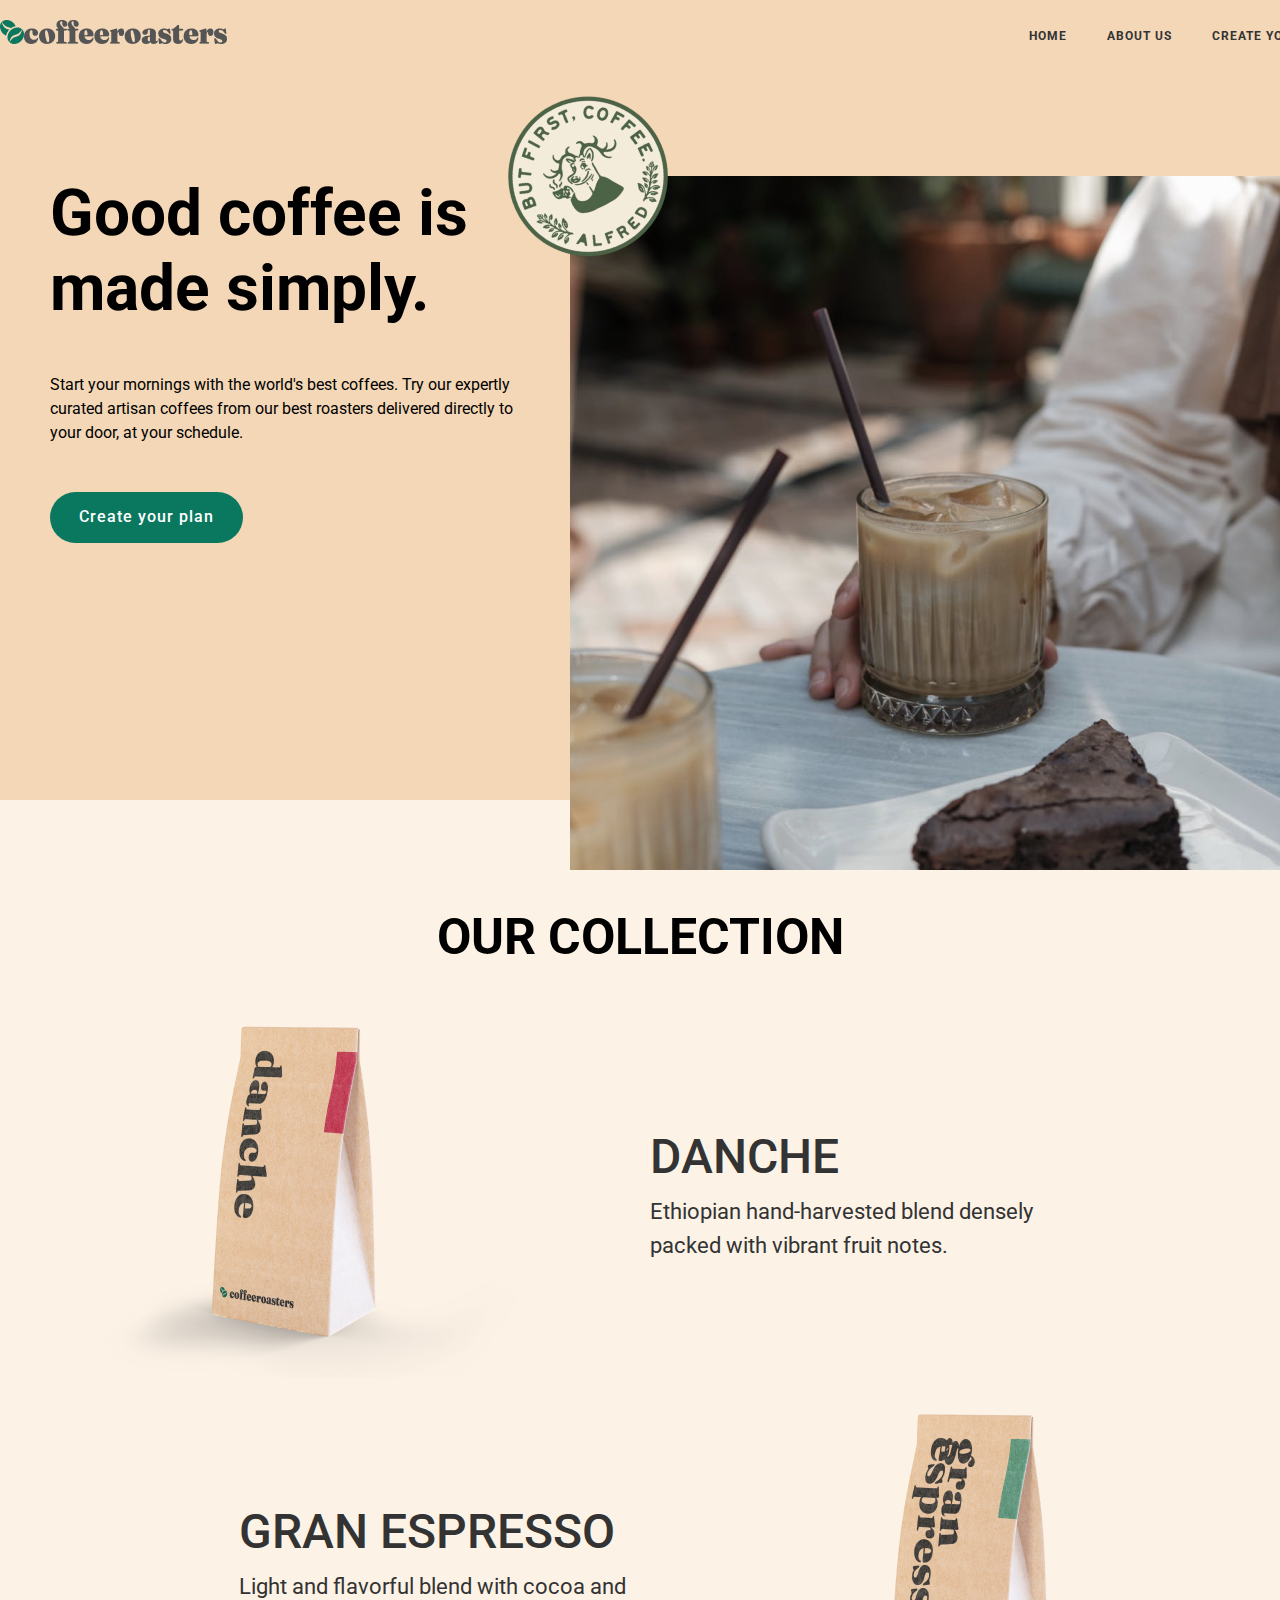
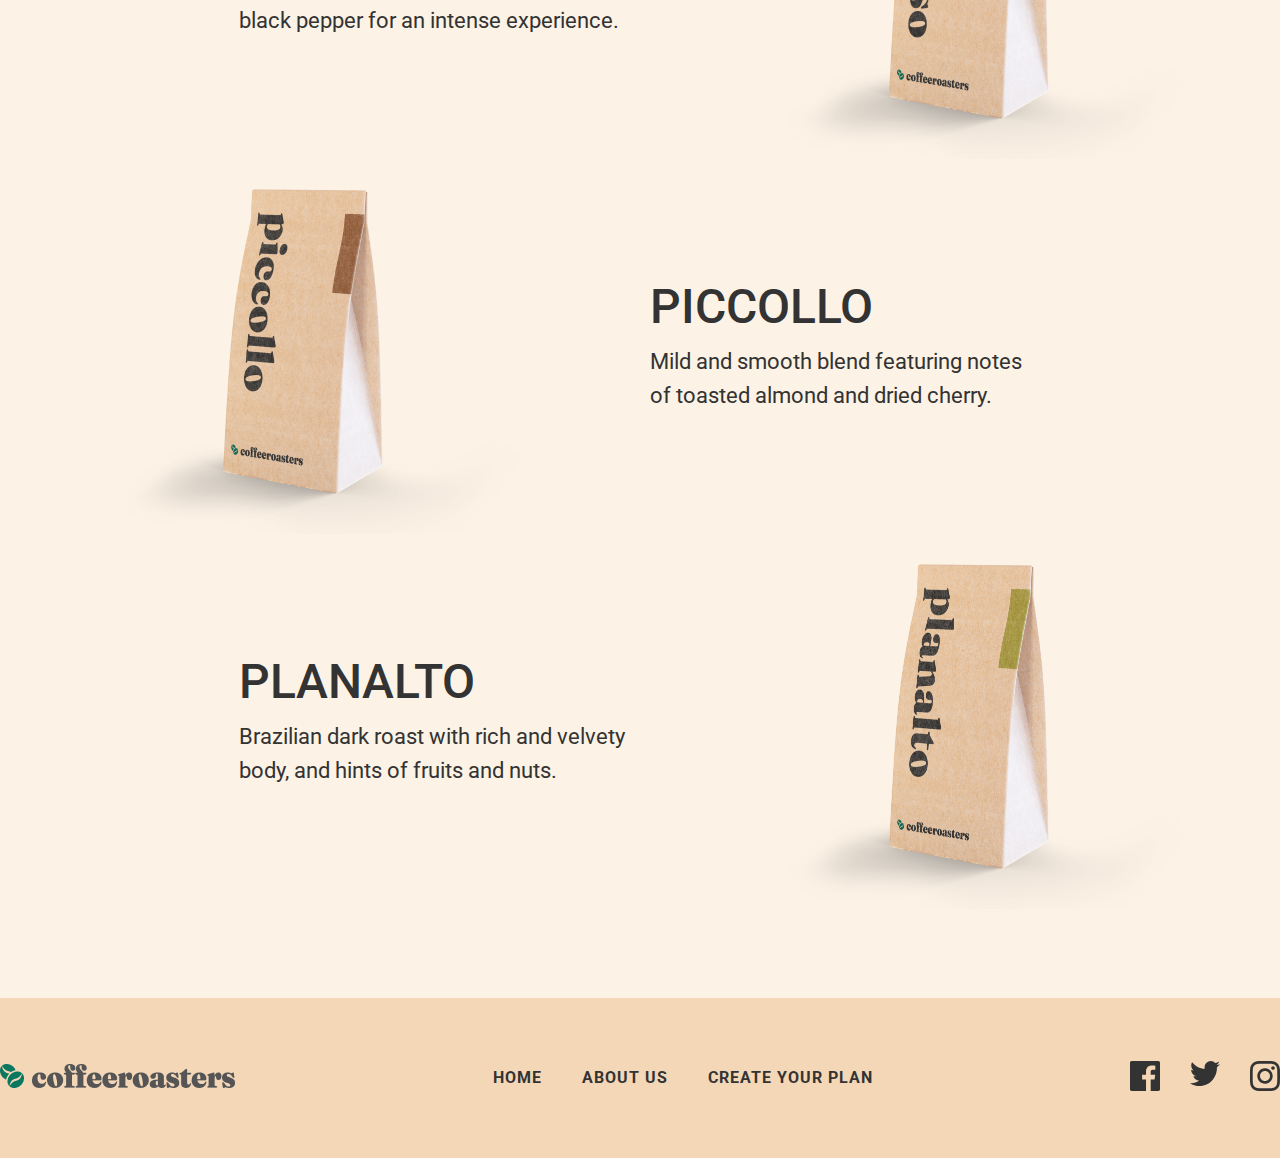
<file: index.html>
<!DOCTYPE html>
<html lang="en">

<head>
    <meta charset="UTF-8">
    <meta name="viewport" content="width=device-width, initial-scale=1.0">
    <title>Document</title>
    <link rel="stylesheet" href="./style.css">
    <link rel="preconnect" href="https://fonts.googleapis.com">
    <link rel="preconnect" href="https://fonts.gstatic.com" crossorigin>
    <link
        href="https://fonts.googleapis.com/css2?family=Roboto:ital,wght@0,100;0,300;0,400;0,500;0,700;0,900;1,100;1,300;1,400;1,500;1,700;1,900&display=swap"
        rel="stylesheet">
</head>

<body>
    <header>
        <nav class="container nav1">
            <a href=""><img src="./logo1.png" alt="logo"></a>
            <ul>
                <li><a class="nav1-ul-li-a" href="">HOME</a></li>
                <li><a class="nav1-ul-li-a" href="./about.html">ABOUT US</a></li>
                <li><a class="nav1-ul-li-a" href="">CREATE YOUR PLAN</a></li>
            </ul>
        </nav>
    </header>
    <main>
        <section class="hero">
            <div class="container hero-div">
                <div class="section1-text">
                    <h1>Good coffee is made simply.</h1>
                    <p>Start your mornings with the world's best coffees. Try our expertly curated artisan coffees from
                        our best roasters delivered directly to your door, at your schedule.</p>
                    <button>Create your plan</button>
                </div>
                <div class="section1-img">
                    <img class="section1-img1" src="./coffee.png" alt="coffee">
                    <img class="section1-img2" src="./spin.png" alt="Alfred">
                </div>
            </div>
        </section>
        <section class="collection">
            <div class="container collection-div">
                <h2>our collection</h2>
                <div class="coffeetypes">
                    <div class="package">
                        <img src="./Danche.png" alt="Danche">
                        <div style="margin-right: 157.44px;" class="type">
                            <h3>Danche</h3>
                            <p>Ethiopian hand-harvested blend densely packed with vibrant fruit notes.</p>
                        </div>
                    </div>
                    <div class="package">
                        <div style="margin-left: 157.44px;" class="type">
                            <h3>Gran Espresso</h3>
                            <p>Light and flavorful blend with cocoa and black pepper for an intense experience.</p>
                        </div>
                        <img src="./Gran Espresso.png" alt="Gran Espresso">
                    </div>
                    <div class="package">
                        <img src="./Piccollo.png" alt="Piccollo">
                        <div style="margin-right: 157.44px;" class="type">
                            <h3>Piccollo</h3>
                            <p>Mild and smooth blend featuring notes of toasted almond and dried cherry.</p>
                        </div>
                    </div>
                    <div class="package">
                        <div style="margin-left: 157.44px;" class="type">
                            <h3>Planalto</h3>
                            <p>Brazilian dark roast with rich and velvety body, and hints of fruits and nuts.</p>
                        </div>
                        <img src="./Planalto.png" alt="Planalto">
                    </div>
                </div>
            </div>
        </section>
    </main>
    <footer>
        <div class="container footer">
            <a href=""><img src="./logo2.png" alt="logo2"></a>
            <ul class="footer-ul1">
                <li><a class="footer-ul1-li-a" href="">HOME</a></li>
                <li><a class="footer-ul1-li-a" href="">ABOUT US</a></li>
                <li><a class="footer-ul1-li-a" href="">Create your plan</a></li>
            </ul>
            <ul class="footer-ul2">
                <li><a target="_blank" href="https://www.facebook.com/"><img src="./facebook.svg" alt="facebook"></a></li>
                <li><a target="_blank" href="https://x.com/"><img src="./twitter.svg" alt="twitter"></a></li>
                <li><a target="_blank" href="https://www.instagram.com/"><img src="./instagram.svg" alt="instagram"></a></li>
            </ul>
        </div>
    </footer>
</body>

</html>
</file>
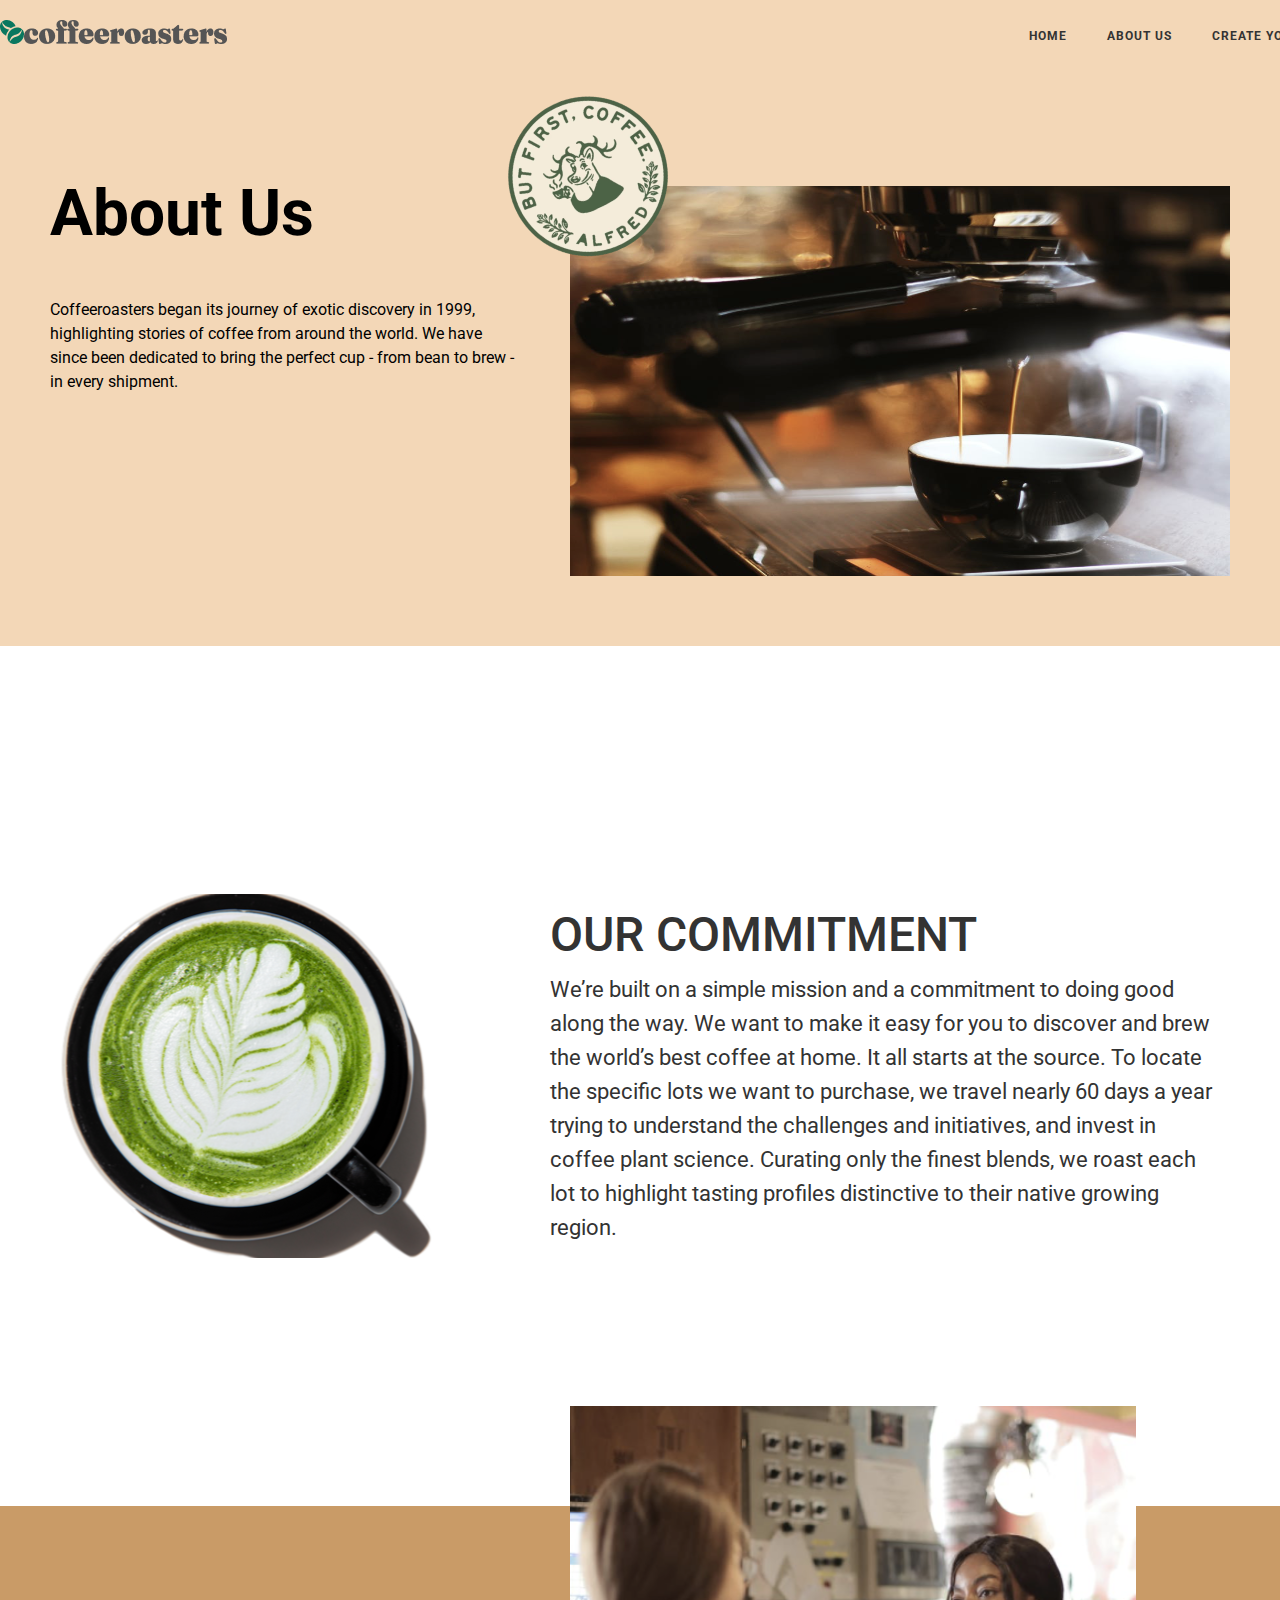
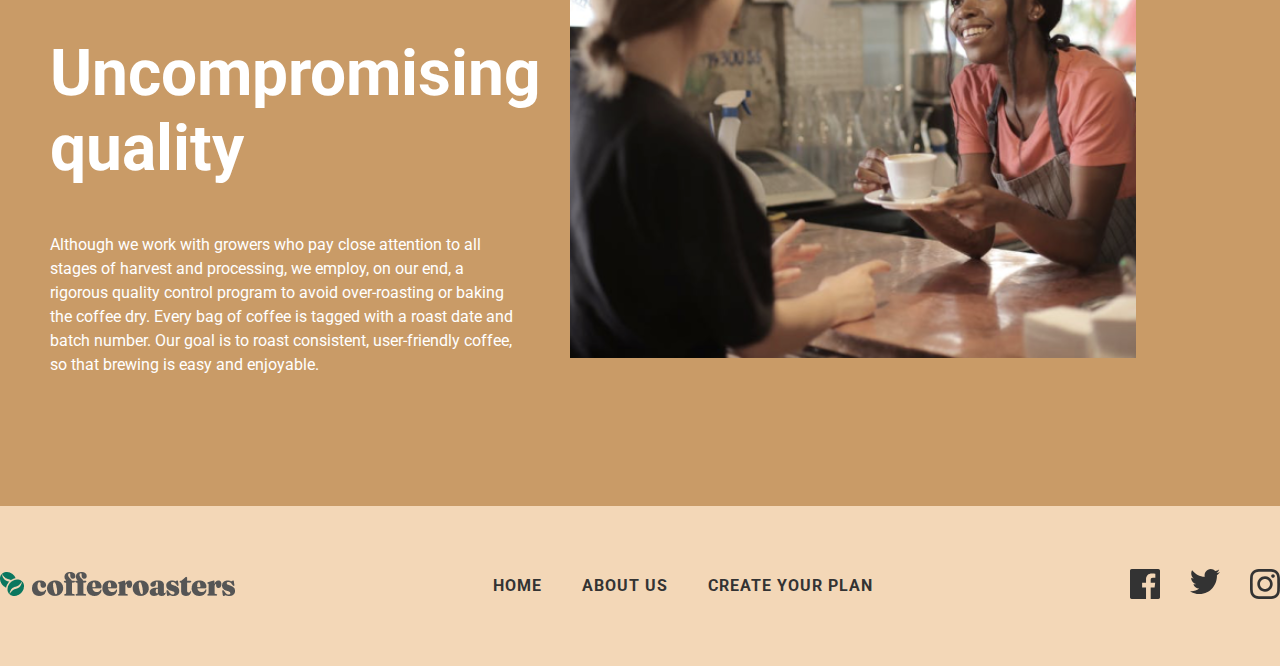
<file: about.html>
<!DOCTYPE html>
<html lang="en">

<head>
    <meta charset="UTF-8">
    <meta name="viewport" content="width=device-width, initial-scale=1.0">
    <title>about us page</title>
    <link rel="stylesheet" href="aboutus.css">
    <link rel="stylesheet" href="style.css">
    <link rel="preconnect" href="https://fonts.googleapis.com">
    <link rel="preconnect" href="https://fonts.gstatic.com" crossorigin>
    <link
        href="https://fonts.googleapis.com/css2?family=Roboto:ital,wght@0,100;0,300;0,400;0,500;0,700;0,900;1,100;1,300;1,400;1,500;1,700;1,900&display=swap"
        rel="stylesheet">
</head>

<body>
    <header>
        <nav class="container nav1">
            <a href=""><img src="./logo1.png" alt="logo"></a>
            <ul>
                <li><a class="nav1-ul-li-a" href="">HOME</a></li>
                <li><a class="nav1-ul-li-a" href="./about.html">ABOUT US</a></li>
                <li><a class="nav1-ul-li-a" href="">CREATE YOUR PLAN</a></li>
            </ul>
        </nav>
    </header>
    <main>
        <section class=" hero2 ">
            <div class="about-sec-one container">
                <div class="container hero-div">
                    <div class="section1-text">
                        <h1>About Us</h1>
                        <p>Coffeeroasters began its journey of exotic discovery in 1999, highlighting stories of coffee
                            from around the world. We have since been dedicated to bring the perfect cup - from bean to
                            brew - in every shipment.</p>
                    </div>
                    <div class="section1-img">
                        <img class="section1-img1" src="./coffee.svg" alt="coffee">
                        <img class="section1-img2" src="./spin.png" alt="Alfred">
                    </div>
                </div>
            </div>
        </section>
        <section class="container">
            <div class="package1">
                <img src="./cup.svg" alt="cup">
                <div class="type">
                    <h3>Our commitment</h3>
                    <p>We’re built on a simple mission and a commitment to doing good along the way. We want to make it
                        easy for you to discover and brew the world’s best coffee at home. It all starts at the source.
                        To locate the specific lots we want to purchase, we travel nearly 60 days a year trying to
                        understand the challenges and initiatives, and invest in coffee plant science. Curating only the
                        finest blends, we roast each lot to highlight tasting profiles distinctive to their native
                        growing region.</p>
                </div>
            </div>
        </section>
        <section class=" hero3 ">
            <div class="about-sec-one container">
                <div class="container hero-div">
                    <div class="section2-text">
                        <h1>Uncompromising quality</h1>
                        <p>Although we work with growers who pay close attention to all stages of harvest and
                            processing, we employ, on our end, a rigorous quality control program to avoid over-roasting
                            or baking the coffee dry. Every bag of coffee is tagged with a roast date and batch number.
                            Our goal is to roast consistent, user-friendly coffee, so that brewing is easy and
                            enjoyable.</p>
                    </div>
                    <div class="section1-img">
                        <img class="section2-img1" src="./american.svg" alt="girls">
                    </div>
                </div>
            </div>
        </section>
    </main>
    <footer>
        <div class="container footer">
            <a href=""><img src="./logo2.png" alt="logo2"></a>
            <ul class="footer-ul1">
                <li><a class="footer-ul1-li-a" href="">HOME</a></li>
                <li><a class="footer-ul1-li-a" href="">ABOUT US</a></li>
                <li><a class="footer-ul1-li-a" href="">Create your plan</a></li>
            </ul>
            <ul class="footer-ul2">
                <li><a target="_blank" href="https://www.facebook.com/"><img src="./facebook.svg" alt="facebook"></a>
                </li>
                <li><a target="_blank" href="https://x.com/"><img src="./twitter.svg" alt="twitter"></a></li>
                <li><a target="_blank" href="https://www.instagram.com/"><img src="./instagram.svg" alt="instagram"></a>
                </li>
            </ul>
        </div>
    </footer>
</body>

</html>
</file>
<file: style.css>
* {
    margin: 0;
    padding: 0;
    box-sizing: border-box;
    font-family: "Roboto", sans-serif;
}

.container {
    max-width: 1440px;
    margin: 0 auto;
}

ul {
    display: flex;
    list-style: none;
}

a {
    text-decoration: none;
}

header {
    background-color: #F3D7B7;
    padding-top: 22px;
}

.nav1 {
    width: 1340px;
    height: 24px;
    display: flex;
    align-items: center;
    justify-content: space-between;
}

.nav1 ul {
    gap: 40px;
}

.nav1-ul-li-a {
    color: #333333;
    font-size: 12px;
    font-weight: 700;
    line-height: 14.06px;
    letter-spacing: 1px;
}

.hero {
    padding-top: 130px;
    height: 754px;
    background-color: #F3D7B7;
}

.hero-div {
    display: flex;
    justify-content: space-between;
}

.section1-text {
    display: flex;
    flex-direction: column;
    width: 464px;
    height: 367px;
    gap: 47px;
    margin-left: 50px;
}

.section1-text h1 {
    color: #000000;
    font-size: 64px;
    font-weight: 700;
    line-height: 75px;
}

.section1-text p {
    color: #000000;
    font-size: 16px;
    font-weight: 400;
    line-height: 24px;
}

.section1-text button {
    width: 193px;
    height: 51px;
    border-radius: 100px;
    border: none;
    background-color: #0A775F;
    color: #FFFFFF;
    font-size: 16px;
    font-weight: 500;
    line-height: 18.75px;
    letter-spacing: 1px;
}

.section1-img {
    position: relative;
    width: 710px;
    height: 624px;
}

.section1-img1 {
    position: absolute;
    bottom: -70px;
}

.section1-img2 {
    position: absolute;
    top: -106px;
    left: -88px;
    animation-name: coffee-spin;
    animation-duration: 5s;
    animation-iteration-count: infinite;
    animation-timing-function: linear;
}

@keyframes coffee-spin {
    0% {
        transform: rotate(0deg);
    }

    100% {
        transform: rotate(-360deg);
    }
}

.collection {
    background-color: #fcf2e6;
    height: 1798px;
    padding: 108px 163.45px 89px;
}

.collection-div {
    display: flex;
    flex-direction: column;
    align-items: center;
}

.collection-div h2 {
    text-transform: uppercase;
    color: #000000;
    font-size: 50px;
    font-weight: 700;
    line-height: 58.59px;
    text-align: center;
}

.coffeetypes {
    display: flex;
    flex-direction: column;
    align-items: center;
    width: 1117.09px;
    height: 1500px;
    margin-top: 42px;
}

.package {
    width: 1117.09px;
    height: 375px;
    display: flex;
    align-items: center;
    gap: 117.32px;
}

.package img {
    transition: 1s;
    width: 451.25px;
    height: 375px;
}

.package img:hover {
    transform: scale(1.2);
}

.type {
    display: flex;
    flex-direction: column;
    gap: 10px;
}

.type h3 {
    text-transform: uppercase;
    color: #333333;
    font-size: 48px;
    font-weight: 500;
    line-height: 56.25px;
}

.type p {
    color: #333333;
    font-size: 22px;
    font-weight: 400;
    line-height: 34px;
}

footer {
    height: 160px;
    background-color: #F3D7B7;
    display: flex;
    align-items: center;
    justify-content: center;
}

.footer {
    display: flex;
    align-items: center;
    justify-content: space-between;
    width: 1348px;
    height: 30px;
}

.footer-ul1{
    align-items: center;
    gap: 40px;
}

.footer-ul1-li-a {
    text-transform: uppercase;
    color: #333333;
    font-size: 16px;
    font-weight: 700;
    line-height: 18.75px;
    letter-spacing: 1px;
}

.footer-ul2{
    gap: 30px;
}
</file>
<file: aboutus.css>
* {
    margin: 0;
    padding: 0;
    box-sizing: border-box;
    font-family: "Roboto", sans-serif;
}

.container {
    max-width: 1440px;
    margin: 0 auto;
}

ul {
    display: flex;
    list-style: none;
}

a {
    text-decoration: none;
}

header {
    background-color: #F3D7B7;
    padding-top: 22px;
}


.nav1 {
    width: 1340px;
    height: 24px;
    display: flex;
    align-items: center;
    justify-content: space-between;
}

.nav1 ul {
    gap: 40px;
}

.nav1-ul-li-a {
    color: #333333;
    font-size: 12px;
    font-weight: 700;
    line-height: 14.06px;
    letter-spacing: 1px;
}

.hero2 {
    padding-top: 130px;
    background-color: #F3D7B7;
    height: 600px;

}

.hero-div {
    display: flex;
    justify-content: space-between;
}

.section1-text {
    display: flex;
    flex-direction: column;
    width: 464px;
    height: 367px;
    gap: 47px;
    margin-left: 50px;
}

.section1-text h1 {
    color: #000000;
    font-size: 64px;
    font-weight: 700;
    line-height: 75px;
}

.section1-text p {
    color: #000000;
    font-size: 16px;
    font-weight: 400;
    line-height: 24px;
}

.section1-text button {
    width: 193px;
    height: 51px;
    border-radius: 100px;
    border: none;
    background-color: #0A775F;
    color: #FFFFFF;
    font-size: 16px;
    font-weight: 500;
    line-height: 18.75px;
    letter-spacing: 1px;
}

.section1-img {
    position: relative;
    width: 710px;
    height: 624px;
}

.section1-img1 {
    position: absolute;
    top: 10px;
}

.section1-img2 {
    position: absolute;
    top: -106px;
    left: -88px;
    animation-name: coffee-spin;
    animation-duration: 5s;
    animation-iteration-count: infinite;
    animation-timing-function: linear;
}

@keyframes coffee-spin {
    0% {
        transform: rotate(0deg);
    }

    100% {
        transform: rotate(-360deg);
    }
}

.package1 {
    margin: 60px;
    height: 740px;
    display: flex;
    justify-content: space-between;
    align-items: center;
    gap: 117.32px;
}
.package1 img:hover {
    transform: scale(1.2);
}

.type {
    display: flex;
    flex-direction: column;
    gap: 20px;
}
.hero3 {
    padding-top: 130px;
    background-color: #C99B67;
    height: 600px;

}
.section2-img1 {
    position: absolute;
    top: -230px;
}
.section2-text {
    display: flex;
    flex-direction: column;
    width: 464px;
    height: 367px;
    gap: 47px;
    margin-left: 50px;
}

.section2-text h1 {
    color: white;
    font-size: 64px;
    font-weight: 700;
    line-height: 75px;
}

.section2-text p {
    color: white;
    font-size: 16px;
    font-weight: 400;
    line-height: 24px;
}




























footer {
    height: 160px;
    background-color: #F3D7B7;
    display: flex;
    align-items: center;
    justify-content: center;
}

.footer {
    display: flex;
    align-items: center;
    justify-content: space-between;
    width: 1348px;
    height: 30px;
}

.footer-ul1 {
    align-items: center;
    gap: 40px;
}

.footer-ul1-li-a {
    text-transform: uppercase;
    color: #333333;
    font-size: 16px;
    font-weight: 700;
    line-height: 18.75px;
    letter-spacing: 1px;
}
</file>
